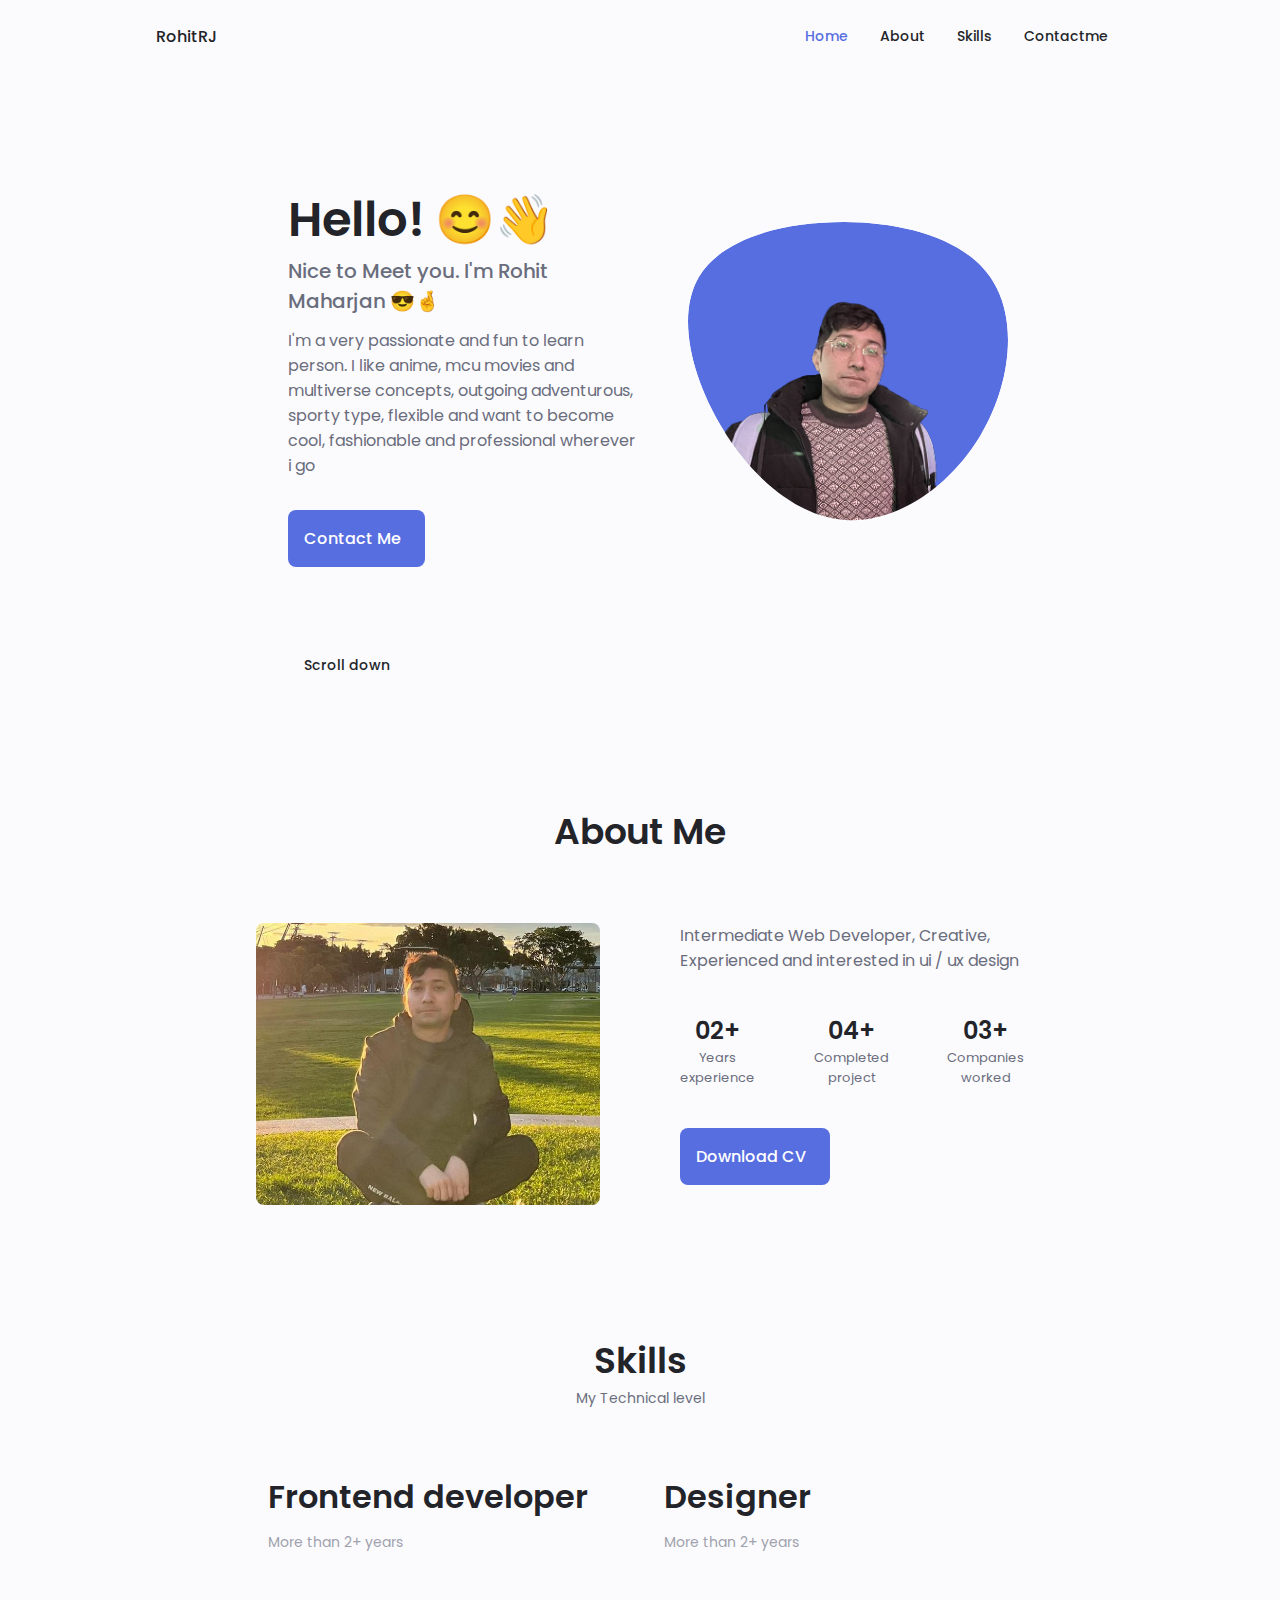
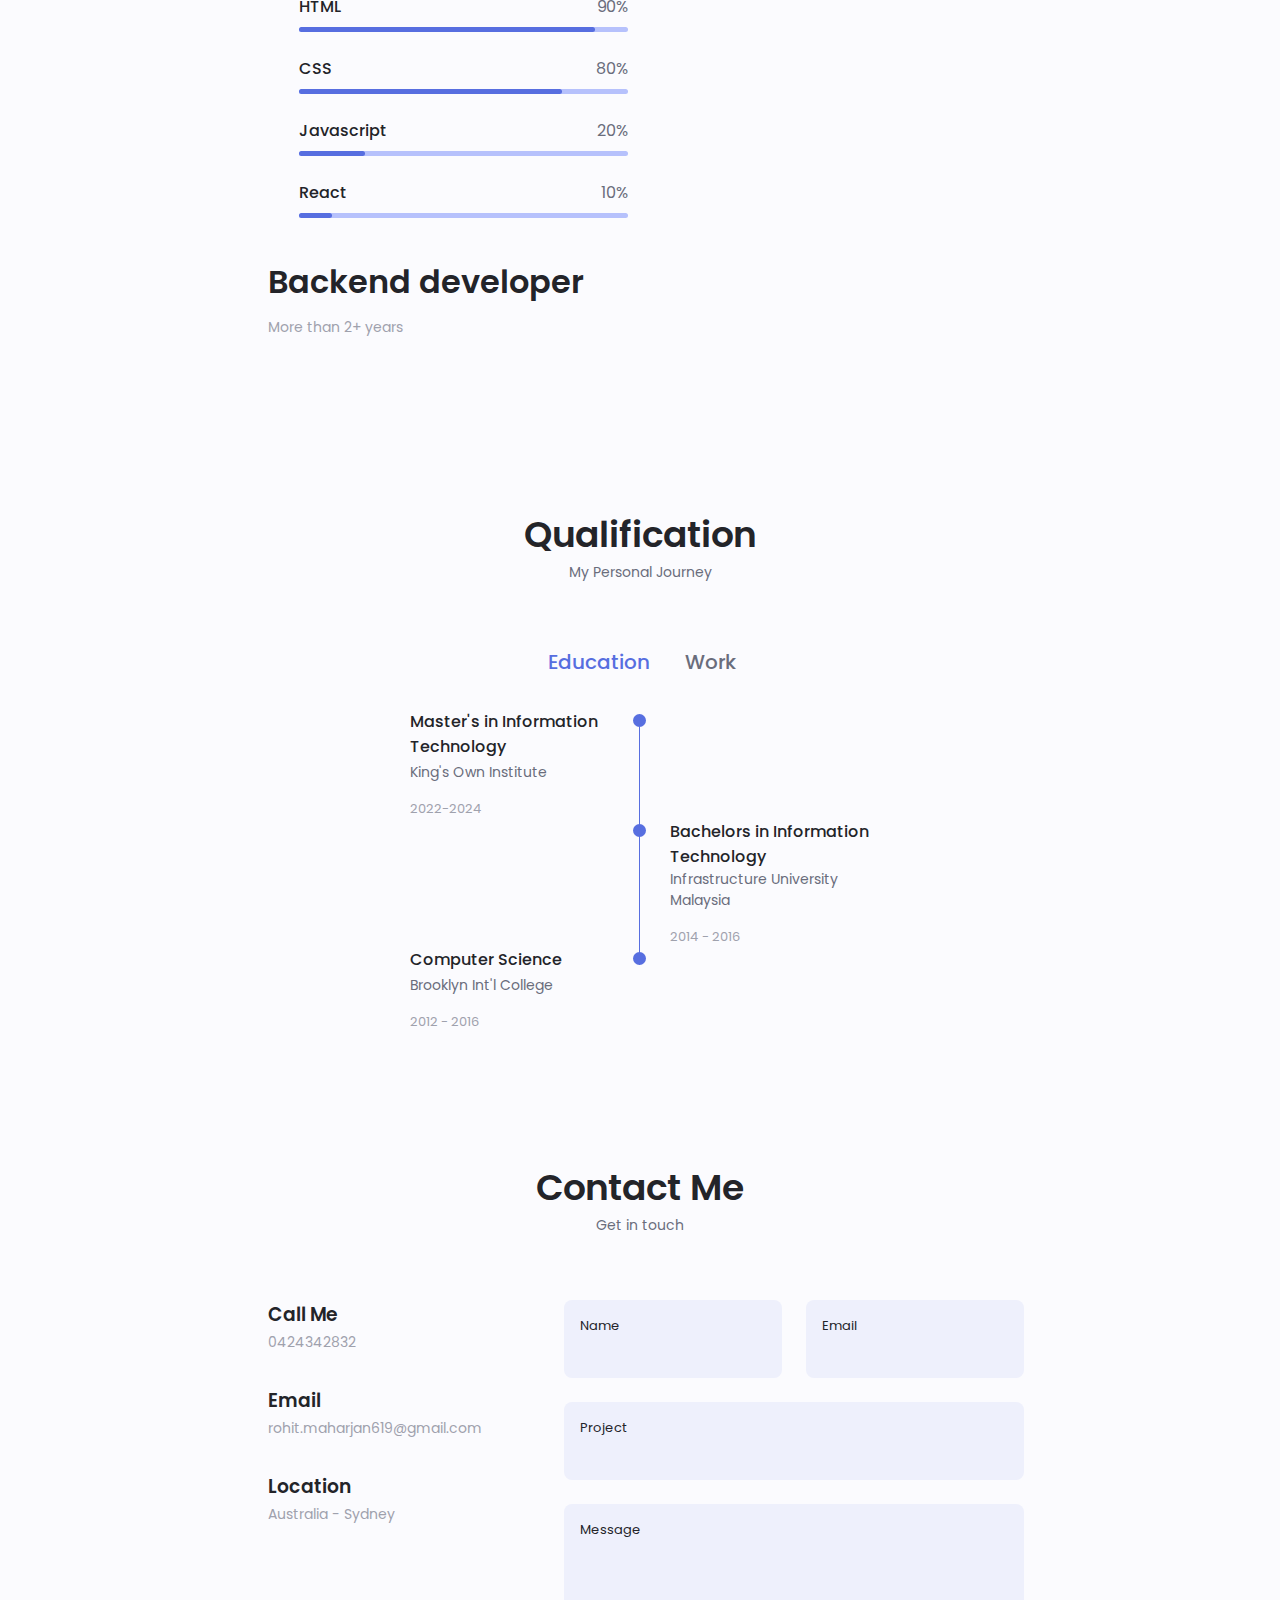
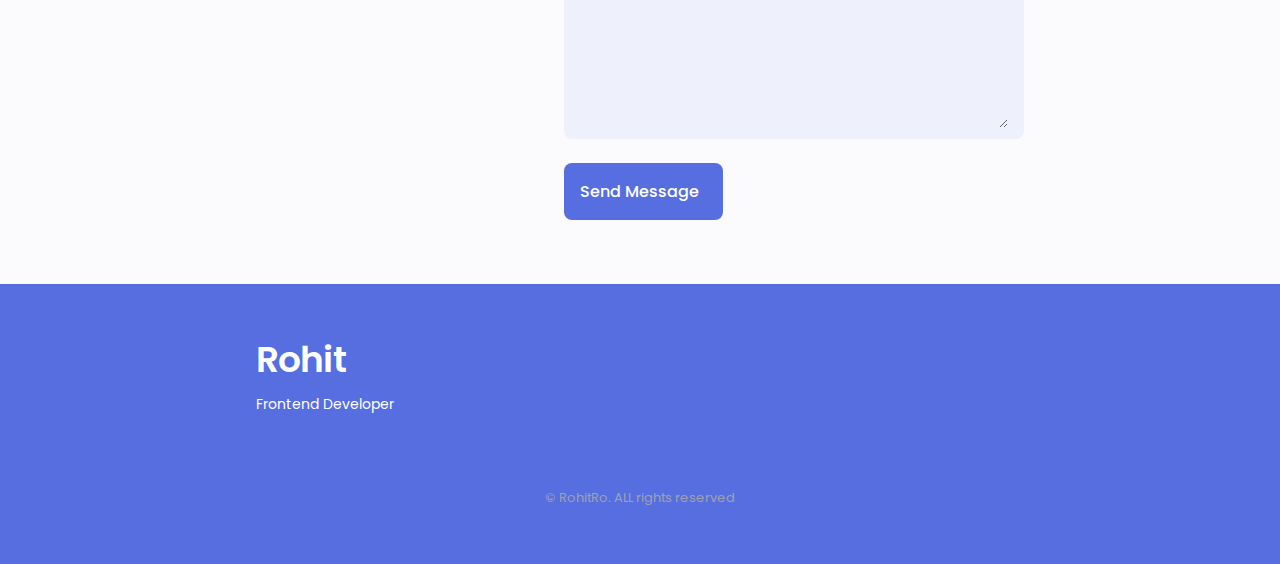
<file: index.html>
<!DOCTYPE html>
    <html lang="en">
    <head>
        <meta charset="UTF-8">
        <meta name="viewport" content="width=device-width, initial-scale=1.0">

        <!--==================== UNICONS ====================-->
        <link rel="stylesheet" href="https://unicons.iconscout.com/release/v4.0.0/css/line.css">
        
        <!--==================== SWIPER CSS ====================-->
        <link rel="stylesheet" href="swiper-bundle.min.css">
        
        <!--==================== CSS ====================-->
        <link rel="stylesheet" href="styles.css">

        <title>Responsive Portfolio Website</title>
    </head>
    <body>
        <!--==================== HEADER ====================-->
        <header class="header" id="header">
            <nav class="nav container">
                <a href="#" class="nav__logo">RohitRJ</a>
                <div class="nav__menu" id="nav-menu">
                    <ul class="nav__list grid">
                        <li class="nav__item">
                            <a href="#home" class="nav__link active-link">
                                <i class="uil uil-estate nav__icon"></i> Home
                            </a>
                        </li>
                        <li class="nav__item">
                            <a href="#about" class="nav__link">
                                <i class="uil uil-user nav__icon"></i> About
                            </a>
                        </li>
                        <li class="nav__item">
                            <a href="#skills" class="nav__link">
                                <i class="uil uil-file-alt nav__icon"></i> Skills
                            </a>
                        </li>
                        <li class="nav__item">
                            <a href="#contact" class="nav__link">
                                <i class="uil uil-message nav__icon"></i> Contactme
                            </a>
                        </li>
                    </ul>
                    <i class="uil uil-times nav__close" id="nav-close"></i>
                </div>

                <div class="nav__btns">
                    <!-- Theme change button -->
                    <i class="uil uil-moon change-theme" id="theme-button"></i>

                     <div class="nav__toggle" id="nav-toggle">
                        <i class="uil uil-apps"></i>
                     </div>
                </div>
            </nav>
        </header>

        <!--==================== MAIN ====================-->
        <main class="main">
            <!--==================== HOME ====================-->
            <section class="home section" id="home">
                <div class="home__container container grid">
                    <div class="home__content grid">
                        <div class="home__social">
                            <a href="https://www.linkedin.com/in/rohit-maharjan-190657133/" target="_blank" class="home__social-icon">
                                <i class="uil uil-linkedin-alt"></i>
                            </a>
                            <a href="https://www.instagram.com/rohit_mj__/" target="_blank" class="home__social-icon">
                                <i class="uil uil-instagram"></i>
                            </a>
                            <a href="https://github.com/rohitmj" target="_blank" class="home__social-icon">
                                <i class="uil uil-github-alt"></i>
                            </a>
                        </div>

                        <div class="home__img">
                            <svg class="home__blob" viewBox="0 0 200 187" xmlns="http://www.w3.org/2000/svg" xmlns:xlink="http://www.w3.org/1999/xlink">
                                <mask id="mask0" mask-type="alpha">
                                    <path d="M190.312 36.4879C206.582 62.1187 201.309 102.826 182.328 134.186C163.346 165.547 
                                    130.807 187.559 100.226 186.353C69.6454 185.297 41.0228 161.023 21.7403 129.362C2.45775 
                                    97.8511 -7.48481 59.1033 6.67581 34.5279C20.9871 10.1032 59.7028 -0.149132 97.9666 
                                    0.00163737C136.23 0.303176 174.193 10.857 190.312 36.4879Z"/>
                                </mask>
                                <g mask="url(#mask0)">
                                    <path d="M190.312 36.4879C206.582 62.1187 201.309 102.826 182.328 134.186C163.346 
                                    165.547 130.807 187.559 100.226 186.353C69.6454 185.297 41.0228 161.023 21.7403 
                                    129.362C2.45775 97.8511 -7.48481 59.1033 6.67581 34.5279C20.9871 10.1032 59.7028 
                                    -0.149132 97.9666 0.00163737C136.23 0.303176 174.193 10.857 190.312 36.4879Z"/>

                                    <image class="home__blob-img" x='12' y='40' xlink:href="gimg.png"/>
                                </g>
                            </svg>
                            
                        </div>

                        <div class="home__data">
                            <h1 class="home__title">Hello! 😊👋</h1>
                            <h3 class="home__subtitle">Nice to Meet you. I'm Rohit Maharjan 😎🤞</h3>
                            <p class="home__description">I'm a very passionate and fun to learn person. 
                                I like anime, mcu movies and multiverse concepts, outgoing adventurous, sporty type, 
                                flexible and want to become cool, fashionable and professional wherever i go </p>
                            <a href="#contact" class="button button--flex">
                                Contact Me <i class="uil uil-message button__icon"></i>
                            </a>
                        </div>
                    </div>

                    <div class="home__scroll">
                        <a href="#about" class="home__scroll-button button--flex">
                            <i class="uil uil-mouse-alt home__scroll-mouse"></i>
                            <span class="home__scroll-name">Scroll down</span>
                            <i class="uil uil-arrow-down home__scroll-arrow"></i>
                        </a>
                    </div>
                </div>
            </section>

            <!--==================== ABOUT ====================-->
            <section class="about section" id="about">
                <h2 class="section__title">About Me</h2>
                <span class="section__subtitle"></span>

                <div class="about__container container grid">
                    <img src="wimg.jpg" alt="" class="about__img">

                    <div class="about__data">
                        <p class="about__description"> Intermediate Web Developer, Creative, Experienced and interested in ui / ux design
                        </p>

                        <div class="about__info">
                            <div>
                                <span class="about__info-title">02+</span>
                                <span class="about__info-name">Years <br> experience </span>
                            </div>
                            <div>
                                <span class="about__info-title">04+</span>
                                <span class="about__info-name">Completed <br> project </span>
                            </div>
                            <div>
                                <span class="about__info-title">03+</span>
                                <span class="about__info-name">Companies <br> worked </span>
                            </div>
                        </div>

                        <div class="about__buttons">
                            <a download="" href="resume.pdf" class="button button--flex">
                                Download CV<i class="uil uil-download-alt button__icon"></i>
                            </a>
                        </div>
                    </div>
                </div>
            </section>

            <!--==================== SKILLS ====================-->
            <section class="skills section" id="skills">
                <h2 class="section__title">Skills</h2>
                <span class="section__subtitle">My Technical level</span>

                <div class="skills__container container grid">
                    <div>
                        <!--==================== SKILLS 1 ====================-->
                        <div class="skills__content skills__open">
                            <div class="skills__header">
                                <i class="uil uil-brackets-curly skills__icon"></i>

                                <div>
                                    <h1 class="skills__titles">Frontend developer</h1>
                                    <span class="skills__subtitle">More than 2+ years</span>
                                </div>

                                <i class="uil uil-angle-down skills__arrow"></i>
                            </div>

                            <div class="skills__list grid">
                                <div class="skills__data">
                                    <div class="skills__titles">
                                        <h3 class="skills__name">HTML</h3>
                                        <span class="skills__number">90%</span>
                                    </div>
                                    <div class="skills__bar">
                                        <span class="skills__percentage skills__html"></span>
                                    </div>
                                </div>
                                <div class="skills__data">
                                    <div class="skills__titles">
                                        <h3 class="skills__name">CSS</h3>
                                        <span class="skills__number">80%</span>
                                    </div>
                                    <div class="skills__bar">
                                        <span class="skills__percentage skills__css"></span>
                                    </div>
                                </div>
                                <div class="skills__data">
                                    <div class="skills__titles">
                                        <h3 class="skills__name">Javascript</h3>
                                        <span class="skills__number">20%</span>
                                    </div>
                                    <div class="skills__bar">
                                        <span class="skills__percentage skills__js"></span>
                                    </div>
                                </div>
                                <div class="skills__data">
                                    <div class="skills__titles">
                                        <h3 class="skills__name">React</h3>
                                        <span class="skills__number">10%</span>
                                    </div>
                                    <div class="skills__bar">
                                        <span class="skills__percentage skills__react"></span>
                                    </div>
                                </div>
                            </div>
                        </div>
                        <!--==================== SKILLS 2 ====================-->
                        <div class="skills__content skills__close">
                            <div class="skills__header">
                                <i class="uil uil-server-network skills__icon"></i>

                                <div>
                                    <h1 class="skills__titles">Backend developer</h1>
                                    <span class="skills__subtitle">More than 2+ years</span>
                                </div>

                                <i class="uil uil-angle-down skills__arrow"></i>
                            </div>

                            <div class="skills__list grid">
                                <div class="skills__data">
                                    <div class="skills__titles">
                                        <h3 class="skills__name">PHP</h3>
                                        <span class="skills__number">80%</span>
                                    </div>
                                    <div class="skills__bar">
                                        <span class="skills__percentage skills__php"></span>
                                    </div>
                                </div>
                                <div class="skills__data">
                                    <div class="skills__titles">
                                        <h3 class="skills__name">Node Js</h3>
                                        <span class="skills__number">20%</span>
                                    </div>
                                    <div class="skills__bar">
                                        <span class="skills__percentage skills__node"></span>
                                    </div>
                                </div>
                                <div class="skills__data">
                                    <div class="skills__titles">
                                        <h3 class="skills__name">Firebase</h3>
                                        <span class="skills__number">20%</span>
                                    </div>
                                    <div class="skills__bar">
                                        <span class="skills__percentage skills__firebase"></span>
                                    </div>
                                </div>
                                <div class="skills__data">
                                    <div class="skills__titles">
                                        <h3 class="skills__name">Python</h3>
                                        <span class="skills__number">90%</span>
                                    </div>
                                    <div class="skills__bar">
                                        <span class="skills__percentage skills__python"></span>
                                    </div>
                                </div>
                            </div>
                        </div>

                    </div>

                    <div>
                        <!--==================== SKILLS 3 ====================-->
                        <div class="skills__content skills__close">
                            <div class="skills__header">
                                <i class="uil uil-swatchbook skills__icon"></i>

                                <div>
                                    <h1 class="skills__titles">Designer</h1>
                                    <span class="skills__subtitle">More than 2+ years</span>
                                </div>

                                <i class="uil uil-angle-down skills__arrow"></i>
                            </div>

                            <div class="skills__list grid">
                                <div class="skills__data">
                                    <div class="skills__titles">
                                        <h3 class="skills__name">Canva</h3>
                                        <span class="skills__number">90%</span>
                                    </div>
                                    <div class="skills__bar">
                                        <span class="skills__percentage skills__figma"></span>
                                    </div>
                                </div>
                                <div class="skills__data">
                                    <div class="skills__titles">
                                        <h3 class="skills__name">Figma</h3>
                                        <span class="skills__number">50%</span>
                                    </div>
                                    <div class="skills__bar">
                                        <span class="skills__percentage skills__sketch"></span>
                                    </div>
                                </div>
                                <div class="skills__data">
                                    <div class="skills__titles">
                                        <h3 class="skills__name">Photoshop</h3>
                                        <span class="skills__number">60%</span>
                                    </div>
                                    <div class="skills__bar">
                                        <span class="skills__percentage skills__photoshop"></span>
                                    </div>
                                </div>
                               </div>
                        </div>
                    </div>
                </div>
            </section>

            <!--==================== QUALIFICATION ====================-->
            <section class="qualification section">
                <h2 class="section__title">Qualification</h2>
                <span class="section__subtitle">My Personal Journey</span>

                <div class="qualification__container container">
                    <div class="qualification__tabs">
                        <div class="qualification__button button--flex qualification__active" data-target='#education'>
                            <i class="uil uil-graduation-cap qualification__icon"></i>
                            Education
                        </div>

                        <div class="qualification__button button--flex" data-target='#work'>
                            <i class="uil uil-briefcase-alt qualification__icon"></i>
                            Work
                        </div>
                    </div>
                    <div class="qualification__sections">
                        <!--==================== QUALIFICATION CONTENT 1 ====================-->
                        <div class="qualification__content qualification__active" data-content id="education" >
                            <!--==================== QUALIFICATION 1 ====================-->
                            <div class="qualification__data">
                                <div>
                                    <h3 class="qualification__title">Master's in Information Technology</h3>
                                    <span class="qualification__subtitle">King's Own Institute</span>
                                    <div class="qualification__calendar">
                                        <i class="uil uil-calendar-alt"></i>
                                        2022-2024
                                    </div>
                                </div>

                                <div>
                                    <span class="qualification__rounder"></span>
                                    <span class="qualification__line"></span>
                                </div>
                            </div>
                            <!--==================== QUALIFICATION 2 ====================-->
                            <div class="qualification__data">
                                <div></div>

                                <div>
                                    <span class="qualification__rounder"></span>
                                    <span class="qualification__line"></span>
                                </div>

                                <div>
                                    <h3 class="qualification__title">Bachelors in Information Technology</h3>
                                    <span class="qualification__subtitle">Infrastructure University Malaysia</span>
                                    <div class="qualification__calendar">
                                        <i class="uil uil-calendar-alt"></i>
                                        2014 - 2016
                                    </div>
                                </div>   
                            </div>

                            <!--==================== QUALIFICATION 3 ====================-->
                            <div class="qualification__data">
                                <div>
                                    <h3 class="qualification__title">Computer Science</h3>
                                    <span class="qualification__subtitle">Brooklyn Int'l College</span>
                                    <div class="qualification__calendar">
                                        <i class="uil uil-calendar-alt"></i>
                                        2012 - 2016
                                    </div>
                                </div>

                                <div>
                                    <span class="qualification__rounder"></span>
                                    
                                </div>
                            </div>


                        </div>

                        <!--==================== QUALIFICATION CONTENT 2 ====================-->
                        <div class="qualification__content" data-content id="work">
                            <!--==================== QUALIFICATION 1 ====================-->
                            <div class="qualification__data">
                                <div>
                                    <h3 class="qualification__title">Front-End Developer</h3>
                                    <span class="qualification__subtitle">Trioplus Technologies</span>
                                    <div class="qualification__calendar">
                                        <i class="uil uil-calendar-alt"></i>
                                        Nov 2019 – Feb 2022
                                    </div>
                                </div>

                                <div>
                                    <span class="qualification__rounder"></span>
                                    <span class="qualification__line"></span>
                                </div>
                            </div>
                            <!--==================== QUALIFICATION 2 ====================-->
                            <div class="qualification__data">
                                <div></div>

                                <div>
                                    <span class="qualification__rounder"></span>
                                    <span class="qualification__line"></span>
                                </div>

                                <div>
                                    <h3 class="qualification__title">3D Compositor</h3>
                                    <span class="qualification__subtitle">Incessant Rain Animation Studios</span>
                                    <div class="qualification__calendar">
                                        <i class="uil uil-calendar-alt"></i>
                                        Feb 2019 – Nov 2019
                                    </div>
                                </div>   
                            </div>

                            <!--==================== QUALIFICATION 3 ====================-->
                            <div class="qualification__data">
                                <div>
                                    <h3 class="qualification__title">Marketing Manager</h3>
                                    <span class="qualification__subtitle">Whitehat Engineering</span>
                                    <div class="qualification__calendar">
                                        <i class="uil uil-calendar-alt"></i>
                                        Mar 2019 – Aug 2019
                                    </div>
                                </div>

                                <div>
                                    <span class="qualification__rounder"></span>
                                    <!-- <span class="qualification__line"></span> -->
                                </div>
                            </div>
                        </div>
                    </div>
                </div>
            </section>

            <!--==================== CONTACT ME ====================-->
            <section class="contact section" id="contact">
                <h2 class="section__title">Contact Me</h2>
                <span class="section__subtitle">Get in touch</span>

                <div class="contact__container container grid">
                    <div>
                        <div class="contact__information">
                            <i class="uil uil-phone contact__icon"></i>

                            <div>
                                <h3 class="contact__title">Call Me</h3>
                                <span class="contact__subtitle">0424342832</span>
                            </div>
                        
                        </div>


                        <div class="contact__information">
                            <i class="uil uil-envelope contact__icon"></i>

                            <div>
                                <h3 class="contact__title">Email</h3>
                                <span class="contact__subtitle">rohit.maharjan619@gmail.com</span>
                            </div>
                        
                        </div>


                        <div class="contact__information">
                            <i class="uil uil-map-marker contact__icon"></i>

                            <div>
                                <h3 class="contact__title">Location</h3>
                                <span class="contact__subtitle">Australia - Sydney</span>
                            </div>
                        
                        </div>
                    </div>

                    <form action="" class="contact__form grid">
                        <div class="contact__inputs grid">
                            <div class="contact__content">
                                <label for="" class="contact__label">Name</label>
                                <input type="text" class="contact__input">
                            </div>
                            <div class="contact__content">
                                <label for="" class="contact__label">Email</label>
                                <input type="email" class="contact__input">
                            </div>
                        </div>
                        <div class="contact__content">
                            <label for="" class="contact__label">Project</label>
                            <input type="text" class="contact__input">
                        </div>
                        <div class="contact__content">
                            <label for="" class="contact__label">Message</label>
                            <textarea name="" id="" cols="0" rows="7" class="contact__input"></textarea>
                        </div>

                        <div>
                            <a href="#" class="button button--flex">
                                Send Message
                                <i class="uil uil-message button__icon">
                                    
                                </i>
                            </a>
                        </div>

                    </form>
                </div>
            </section>
        </main>

        <!--==================== FOOTER ====================-->
        <footer class="footer">
            <div class="footer__bg">
                <div class="footer__container container grid">
                    <div>
                        <h1 class="footer__title">Rohit</h1>
                        <span class="footer__subtitle">Frontend Developer</span>
                    </div>

                    <div class="footer__socials">
                        <a href="https://www.facebook.com/rohit.mj.7737" target="_blank" class="footer__social">
                            <i class="uil uil-facebook-f"></i>
                        </a>
                        <a href="https://www.instagram.com/rohit_mj__/" target="_blank" class="footer__social">
                            <i class="uil uil-instagram"></i>
                        </a>
                    </div>

                </div>

                <p class="footer__copy">&#169; RohitRo. ALL rights reserved</p>

            </div>
        </footer>
        
        <!--==================== SCROLL TOP ====================-->
        <a href="#" class="scrollup" id="scroll-up">
            <i class="uil uil-arrow-up scrollup__icon"></i>
        </a>

        <!--==================== SWIPER JS ====================-->
        <script src="swiper-bundle.min.js"></script>

        <!--==================== MAIN JS ====================-->
        <script src="main.js"></script>
    </body>
</html>
</file>
<file: styles.css>
/*==================== GOOGLE FONTS ====================*/
@import url('https://fonts.googleapis.com/css2?family=Poppins:wght@400;500;600&display=swap');

/*==================== VARIABLES CSS ====================*/
:root {
    --header-height: 3rem;

    /*========== Colors ==========*/
    /* Change favorite color */
    --hue-color: 230; /*Purple 250 - Green 142 - Blue 230 - Pink 340*/

    /* HSL color mode */
    --first-color: hsl(var(--hue-color), 69%, 61%);
    --first-color-second: hsl(var(--hue-color), 69%, 61%);
    --first-color-alt: hsl(var(--hue-color), 57%, 53%);
    --first-color-lighter: hsl(var(--hue-color), 92%, 85%);
    --title-color: hsl(var(--hue-color), 8%, 15%);
    --text-color: hsl(var(--hue-color), 8%, 45%);
    --text-color-light: hsl(var(--hue-color), 8%, 65%);
    --input-color: hsl(var(--hue-color), 70%, 96%);
    --body-color: hsl(var(--hue-color), 60%, 99%);
    --container-color: #fff;
    --scroll-bar-color: hsl(var(--hue-color), 12%, 90%);
    --scroll-thumb-color: hsl(var(--hue-color), 12%, 80%);

    /*========== Font and typography ==========*/
    --body-font: 'Poppins', sans-serif;

    /* .5rem = 8px, 1rem = 16px, 1.5rem = 24px ... */
    --big-font-size: 2rem;
    --h1-font-size: 1.5rem;
    --h2-font-size: 1.25rem;
    --h3-font-size: 1.125rem;
    --normal-font-size: .938rem;
    --small-font-size: .813rem;
    --smaller-font-size: .75rem;

    /*========== Font weight ==========*/
    --font-medium: 500;
    --font-semi-bold: 600;

    /*========== Margenes Bottom ==========*/
    /* .25rem = 4px, .5rem = 8px, .75rem = 12px ... */
    --mb-0-25: .25rem;
    --mb-0-5: .5rem;
    --mb-0-75: .75rem;
    --mb-1: 1rem;
    --mb-1-5: 1.5rem;
    --mb-2: 2rem;
    --mb-2-5: 2.5rem;
    --mb-3: 3rem;

    /*========== z index ==========*/
    --z-tooltip: 10;
    --z-fixed: 100;
    --z-modal: 1000;
}

/* Font size for large devices */
@media screen and (min-width: 968px) {
    :root {
        --big-font-size: 3rem;
        --h1-font-size: 2.25rem;
        --h2-font-size: 1.5rem;
        --h3-font-size: 1.25rem;
        --normal-font-size: 1rem;
        --small-font-size: .875rem;
        --smaller-font-size: .813rem;
    }
}

/*========== Variables Dark theme ==========*/
body.dark-theme{
  /* HSL color mode */
  --first-color-second: hsl(var(--hue-color), 30%, 8%);
  --title-color: hsl(var(--hue-color), 8%, 95%);
  --text-color: hsl(var(--hue-color), 8%, 75%);
  --input-color: hsl(var(--hue-color), 29%, 16%);
  --body-color: hsl(var(--hue-color), 28%, 12%);
  --container-color: hsl(var(--hue-color), 29%, 16%);
  --scroll-bar-color: hsl(var(--hue-color), 12%, 48%);
  --scroll-thumb-color: hsl(var(--hue-color), 12%, 36%);

}

/*========== Button Dark/Light ==========*/
.nav__btns{
  display: flex;
  align-items: center;
}

.change-theme{
  font-size: 1.25rem;
  color: var(--title-color);
  margin-right: var(--mb-1);
  cursor: pointer;
}

.change-theme:hover{
  color: var(--first-color);
}

/*==================== BASE ====================*/
* {
  box-sizing: border-box;
  padding: 0;
  margin: 0;
}

html {
  scroll-behavior: smooth;
}

body {
  margin: 0 0 var(--header-height) 0;
  font-family: var(--body-font);
  font-size: var(--normal-font-size);
  background-color: var(--body-color);
  color: var(--text-color);
}

h1, h2, h3, h4 {
  color: var(--title-color);
  font-weight: var(--font-semi-bold);
}

ul {
  list-style: none;
}

a {
  text-decoration: none;
}

img {
  max-width: 100%;
  height: auto;
}

/*==================== REUSABLE CSS CLASSES ====================*/
.section {
  padding: 2rem 0 4rem;
}

.section__title {
  font-size: var(--h1-font-size);
  
}

.section__subtitle {
  display: block;
  font-size: var(--small-font-size);
  margin-bottom: var(--mb-3);
}

.section__title, 
.section__subtitle {
  text-align: center;
}

/*==================== LAYOUT ====================*/
.container {
  max-width: 768px;
  margin-left: var(--mb-1-5);
  margin-right: var(--mb-1-5);
}

.grid {
  display: grid;
  gap: 1.5rem;
}

.header {
  width: 100%;
  position: fixed;
  bottom: 0;
  left: 0;
  z-index: var(--z-fixed);
  background-color: var(--body-color);
}

/*==================== NAV ====================*/
.nav{
  max-width: 968px;
  height: var(--header-height);
  display: flex;
  justify-content: space-between;
  align-items: center;
}

.nav__logo,
.nav__toggle{
  color: var(--title-color);
  font-weight: var(--font-medium);
}

.nav__logo:hover{
  color: var(--first-color);
}

.nav__toggle{
  font-size: 1.1rem;
  cursor: pointer;
}

.nav__toggle:hover{
  color: var(--first-color);
}

@media screen and (max-width: 767px){
  .nav__menu{
    position: fixed;
    bottom: -100%;
    left: 0%;
    width: 100%;
    background-color: var(--body-color);
    padding: 2rem 1.5rem 4rem;
    box-shadow: 0 -1px 4px rgba(0,0,0,.15);
    border-radius: 1.5rem 1.5rem 0 0;
    transition: .3s;
  }
}

.nav__list{
    grid-template-columns: repeat(3, 1fr);
    gap: 2rem;
}

.nav__link{
  display: flex;
  flex-direction: column;
  align-items: center;
  font-size: var(--small-font-size);
  color: var(--title-color);
  font-weight: var(--font-medium);
}

.nav__link:hover{
  color: var(--first-color);
}

.nav__icon{
  font-size: 1.2rem;
}

.nav__close{
  position: absolute;
  right: 1.3rem;
  bottom: 0.5rem;
  font-size: 1.5rem;
  cursor: pointer;
  color: var(--first-color);
}

.nav__close:hover{
  color: var(--first-color-alt);
}

/* show menu */
.show-menu{
  bottom: 0;
}

/* Active link */
.active-link{
  color: var(--first-color);
}

/* Change background header */
.scroll-header{
  box-shadow: 0 -1px 4px rgba(0,0,0,.15);
}

/*==================== HOME ====================*/
.home__container{
  gap: 1rem;
}

.home__content{
  grid-template-columns: .5fr 3fr;
  padding-top: 3.5rem;
  align-items: center;
}

.home__social{
  display: grid;
  grid-template-columns: max-content;
  row-gap: 1rem;
}

.home__social-icon{
  font-size: 1.25rem;
  color: var(--first-color);
}

.home__social-icon:hover{
  color: var(--first-color-alt);
}

.home__blob{
  width: 200px;
  fill: var(--first-color);
}

.home__blob-img{
  width: 170px;
}

.home__data{
  grid-column: 1/3;
}

.home__title{
  font-size: var(--big-font-size);
}

.home__subtitle{
  font-size: var(--h3-font-size);
  color: var(--text-color);
  font-weight: var(--font-medium);
  margin-bottom: var(--mb-0-75);
}

.home__description{
  margin-bottom: var(--mb-2);
}

.home__scroll{
   display: none;
}

.home__scroll-button{
  color: var(--first-color);
  transition: .3s;
}

.home__scroll-button:hover{
  transform: translateY(.25rem);
}

.home__scroll-mouse{
  font-size: 2rem;
}

.home__scroll-name{
  font-size: var(--small-font-size);
  color: var(--title-color);
  font-weight: var(--font-medium);
  margin-right: var(--mb-0-25);
}

.home__scroll-arrow{
  font-size: 1.25rem;
}


/*==================== BUTTONS ====================*/
.button{
  display: inline-block;
  background-color: var(--first-color);
  color: #fff;
  padding: 1rem;
  border-radius: .5rem;
  font-weight: var(--font-medium);
}

.button:hover{
  background-color: var(--first-color-alt);
}

.button__icon{
  font-size: 1.25rem;
  margin-left: var(--mb-0-5);
  transition: .3s;
}

.button--white{
  background-color: #FFF;
  color: var(--first-color);
}

.button--white:hover{
  background-color: #FFF;
}

.button--flex{
  display: inline-flex;
  align-items: center;
}

.button--small{
  padding: .75rem 1rem;
}

.button--link{
  padding: 0;
  background-color: transparent;
  color: var(--first-color);
}

.button--link:hover{
  background-color: transparent;
  color: var(--first-color-alt);
}

/*==================== ABOUT ====================*/
.about__img{
  width: 200px;
  border-radius: .5rem;
  justify-self: center;
  align-self: center;
}

.about__description{
  text-align: center;
  margin-bottom: var(--mb-2-5);
}

.about__info{
  display: flex;
  justify-content: space-evenly;
  margin-bottom: var(--mb-2-5);
}

.about__info-title{
  font-size: var(--h2-font-size);
  font-weight: var(--font-semi-bold);
  color: var(--title-color);
}

.about__info-name{
  font-size: var(--smaller-font-size);
}

.about__info-title,
.about__info-name{
  display: block;
  text-align: center;
}

.about__buttons{
  display: flex;
  justify-content: center;
}

/*==================== SKILLS ====================*/
.skills__container{
  row-gap: 0;
}

.skills__header{
  display: flex;
  align-items: center;
  margin-bottom: var(--mb-2-5);
  cursor: pointer;
}

.skills__icon,
.skills__arrow{
  font-size: 2rem;
  color: var(--first-color);
}

.skills__icon{
  margin-right: var(--mb-0-75);
}

.skills__title{
  font-size: var(--h3-font-size);
}

.skills__subtitle{
  font-size: var(--small-font-size);
  color: var(--text-color-light);
}

.skills__arrow{
  margin-left: auto;
  transition: .4s;
}

.skills__list{
  row-gap: 1.5rem;
  padding-left: 2.7rem;
}

.skills__titles{
  display: flex;
  justify-content: space-between;
  margin-bottom: var(--mb-0-5);
}

.skills__name{
  font-size: var(--normal-font-size);
  font-weight: var(--font-medium);
}

.skills__bar,
.skills__percentage{
  height: 5px;
  border-radius: .25rem;
}

.skills__bar{
  background-color: var(--first-color-lighter);
}

.skills__percentage{
  display: block;
  background-color: var(--first-color);
}

.skills__html{
  width: 90%;
}
.skills__css{
  width: 80%;
}
.skills__js{
  width: 20%;
}
.skills__react{
  width: 10%;
}


.skills__php{
  width: 80%;
}
.skills__node{
  width: 20%;
}
.skills__firebase{
  width: 20%;
}
.skills__python{
  width: 90%;
}

.skills__figma{
  width: 90%;
}
.skills__sketch{
  width: 50%;
}
.skills__photoshop{
  width: 60%;
}

.skills__close .skills__list{
  height: 0;
  overflow: hidden;
}

.skills__open .skills__list{
  height: max-content;
  margin-bottom: var(--mb-2-5);
}

.skills__open .skills__arrow{
  transform: rotate(-180deg);
}
/*==================== QUALIFICATION ====================*/
.qualification__tabs{
  display: flex;
  justify-content: space-evenly;
  margin-bottom: var(--mb-2);
}

.qualification__button{
  font-size: var(--h3-font-size);
  font-weight: var(--font-medium);
  cursor: pointer;
}

.qualification__button:hover{
  color: var(--first-color);
}

.qualification__icon{
  font-size: 1.8rem;
  margin-right: var(--mb-0-25);
}

.qualification__data{
  display: grid;
  grid-template-columns: 1fr max-content 1fr;
  column-gap: 1.5rem;
}

.qualification__title{
  font-size: var(--normal-font-size);
  font-weight: var(--font-medium);
}

.qualification__subtitle{
  display: inline-block;
  font-size: var(--small-font-size);
  margin-bottom: var(--mb-1);
}

.qualification__calendar{
  font-size: var(--smaller-font-size);
  color: var(--text-color-light);
}

.qualification__rounder{
  display: inline-block;
  width: 13px;
  height: 13px;
  background-color: var(--first-color);
  border-radius: 50%;
}

.qualification__line{
  display: block;
  width: 1px;
  height: 100%;
  background-color: var(--first-color);
  transform: translate(6px, -7px);
}

.qualification [data-content]{
  display: none;
}

.qualification__active[data-content]{
  display: block;
}

.qualification__button.qualification__active{
  color: var(--first-color);
}

/*==================== SERVICES ====================*/
.services__container{
  gap: 1.5rem;
  grid-template-columns: repeat(2, 1fr);
}

.services__content{
  position: relative;
  background-color: var(--container-color);
  padding: 3.5rem .5rem 1.25rem 1.5rem;
  border-radius: .25rem;
  box-shadow: 0 2px 4px rgba(0,0,0,.15);
  transition: .3s;
}

.services__content:hover{
  box-shadow: 0 4px 8px rgba(0,0,0,.15);
}

.services__icon{
  display: block;
  font-size: 1.5rem;
  color: var(--first-color);
  margin-bottom: var(--mb-1);
}

.services__title{
  font-size: var(--h3-font-size);
  margin-bottom: var(--mb-1);
  font-weight: var(--font-medium);
}

.services__button{
  cursor: pointer;
  font-size: var(--small-font-size);
}

.services__button:hover .button__icon{
  transform: translateX(.25rem);
}

.services__modal{
  position: fixed;
  top: 0;
  left: 0;
  right: 0;
  bottom: 0;
  background-color: rgba(0,0,0,.5);
  display: flex;
  align-items: center;
  justify-content: center;
  padding: 0 1rem;
  z-index: var(--z-modal);
  opacity: 0; 
  visibility: hidden; 
  transition: .3s;

}

.services__modal-content{
  position: relative;
  background-color: var(--container-color);
  padding: 1.5rem;
  border-radius:  .5rem;
}

.services__modal-services{
  row-gap: 1rem;
}

.services__modal-service{
  display: flex;
}

.services__modal-title{
  font-size: var(--h3-font-size);
  font-weight: var(--font-medium);
  margin-bottom: var(--mb-1-5);
}

.services__modal-close{
  position: absolute;
  top: 1.5rem;
  right: 1rem;
  font-size: 1.5rem;
  color: var(--first-color);
  cursor: pointer;

}

.services__modal-icon{
  color: var(--first-color);
  margin-right: var(--mb-0-25);
}

/* Active Modal */
.active-modal{
  opacity: 1;
  visibility: visible;
}

/*==================== PORTFOLIO ====================*/
.portfolio__container{
  overflow: initial;
}

.portfolio__content{
  padding: 0 1.5rem;
}

.portfolio__img{
  width: 265px;
  border-radius: .5rem;
  justify-self: center;
}

.portfolio__title{
  font-size: var(--h3-font-size);
  margin-bottom: var(--mb-0-5);
}

.portfolio__description{
  margin-bottom: var(--mb-0-75);
}

.portfolio__button:hover .button__icon{
  transform: translateX(.25rem);
}

/*==================== PROJECT IN MIND ====================*/
.project{
  text-align:center;
}

.project__bg{
  background-color:var(--first-color-second);
  padding-top: 3rem;
}

.project__title{
  font-size: var(--h2-font-size);
  margin-bottom: var(--mb-0-75);
}

.project__description{
  margin-bottom: var(--mb-1-5);
}

.project__title,
.project__description{
  color: #FFF;
}

.project__img{
  width: 232px;
  justify-self: center;
}

/*==================== TESTIMONIAL ====================*/


/*==================== CONTACT ME ====================*/
.contact__container{
  row-gap: 3rem;
}

.contact__information{
  display: flex;
  margin-bottom: var(--mb-2);
}

.contact__icon{
  font-size: 2rem;
  color: var(--first-color);
  margin-right: var(--mb-0-75);
}

.contact__subtitle{
  font-size: var(--small-font-size);
  color: var(--text-color-light);
}

.contact__content{
  background-color: var(--input-color);
  border-radius: .5rem;
  padding: .75rem 1rem .25rem;
}

.contact__label{
  font-size: var(--smaller-font-size);
  color: var(--title-color);
}
.contact__input{
  width: 100%;
  background-color: var(--input-color);
  color: var(--text-color);
  font-family: var(--body-font);
  font-size: var(--normal-font-size);
  border: none;
  outline: none;
  padding: .25rem .5rem .5rem 0;
}



/*==================== FOOTER ====================*/
.footer{
  padding-top: 2rem;
}

.footer__container{
  row-gap: 3.5rem;
}

.footer__bg{
  background-color: var(--first-color-second);
  padding: 2rem 0 3rem;
}

.footer__title{
  font-size: var(--h1-font-size);
  margin-bottom: var(--mb-0-25);
}

.footer__subtitle{
  font-size: var(--small-font-size);
}

.footer__links{
  display: flex;
  flex-direction: column;
  row-gap: 1.5rem;
}

.footer__link:hover{
  color: var(--first-color-lighter);
}

.footer__social{
  font-size: 1.25rem;
  margin-right: var(--mb-1-5);
}

.footer__social:hover{
  color: var(--first-color-lighter);
}

.footer__copy{
  font-size: var(--smaller-font-size);
  text-align: center;
  color: var(--text-color-light);
  margin-top: var(--mb-3);
}

.footer__title,
.footer__subtitle,
.footer__link,
.footer__social{
  color: #FFF;
}

/*========== SCROLL UP ==========*/
.scrollup{
  position: fixed;
  right: 1rem;
  bottom: -20%;
  background-color: var(--first-color);
  opacity: .8;
  padding: 0 .3rem;
  border-radius: .4rem;
  z-index: var(--z-tooltip);
  transition: .4s;
}

.scrollup:hover{
  background-color: var(--first-color-alt);
}

.scrollup__icon{
  font-size: 1.5rem;
  color: #FFF;
}

/* Show scroll */
.show-scroll{
  bottom: 5rem;
}

/*========== SCROLL BAR ==========*/
::-webkit-scrollbar{
    width: .60rem;
    background-color: var(--scroll-bar-color);
    border-radius: .5rem;
}

::-webkit-scrollbar-thumb{
  background-color: var(--scroll-thumb-color);
  border-radius: .5rem;
}

::-webkit-scrollbar-thumb:hover{
  background-color: var(--text-color-light);
}
/*==================== MEDIA QUERIES ====================*/
/* For small devices */
@media screen and (max-width: 350px){
  .container{
    margin-left: var(--mb-1);
    margin-right: var(--mb-1);
  }

  .nav__menu{
    padding: 2rem .25rem 4rem;
  }

  .nav__list{
    column-gap: 0;
  }

  .home__content{
    grid-template-columns: .25fr 3fr;
  }
  .home__blob{
    width: 180px;
  }

  .skills__title{
    font-size: var(--normal-font-size);
  }

  .qualification__data{
    gap: .5rem;
  }

  .services__container{
    grid-template-columns: max-content;
    justify-content: center;
  }

  .services__content{
    padding-right: 3.5rem;
  }

  .services__modal{
    padding: 0 .5rem;
  }

  .project__img{
    width: 200px;
  }

  .testimonial__data,
  .testimonial__header{
    flex-direction: column;
    align-items: center;
  }
}

/* For medium devices */
@media screen and (min-width: 568px){
  .home__content{
    grid-template-columns: max-content 1fr 1fr;
  }
  .home__data{
    grid-column: initial;
  }
  .home__img{
    order: 1;
    justify-self: center;
  }

  .about__container,
  .skills__container,
  .portfolio__content,
  .project__container,
  .contact__container,
  .footer__container{
    grid-template-columns: repeat(2, 1fr);
  }

  .qualification__sections{
    display: grid;
    grid-template-columns: .6fr;
    justify-content: center;
  }
}

@media screen and (min-width: 768px){
  .container{
    margin-left: auto;
    margin-right: auto;
  }

  body{
    margin: 0;
  }

  .section{
    padding: 6rem 0 2rem;
  }
  .section__subtitle{
    margin-bottom: 4rem;
  }

  .header{
    top: 0;
    bottom: initial;
  }

  .header,
  .main,
  .footer__container{
    padding: 0 1rem;
  }

  .nav{
    height: calc(var(--header-height) + 1.5rem);
    column-gap: 1rem;
  }
  .nav__icon,
  .nav__close,
  .nav__toggle{
    display: none;
  }
  .nav__list{
    display: flex;
    column-gap: 2rem;
  }
  .nav__menu{
    margin-left: auto;
  }
  .change-theme{
    margin: 0;
  }

  .home__container{
    row-gap: 5rem;
  }
  .home__content{
    padding-top: 5.5rem;
    column-gap: 2rem;
  }
  .home__blob{
    width: 270px;
  }
  .home__scroll{
    display: block;
  }
  .home__scroll-button{
    margin-left: 3rem;
  }

  .about__container{
    column-gap: 5rem;
  }
  .about__img{
    width: 350px;
  }
  .about__description{
    text-align: initial;  
  }
  .about__info{
    justify-content: space-between;
  }
  .about__buttons{
    justify-content: initial;
  }
  .qualification__tabs{
    justify-content: center;
  }
  .qualification__button{
    margin: 0 var(--mb-1);
  }
  .qualification__section{
    grid-template-columns: .5fr;
  }
  
  .services__container{
    grid-template-columns: repeat(3, 218px);
    justify-content: center;
  }
  .services__icon{
    font-size: 2rem;
  }
  .services__content{
    padding: 6rem 0 2rem 2.5rem;
  }
  .services__modal-content{
    width: 450px;
  }

  .portfolio__img{
    width: 320px;
  }
  .portfoio__content{
    align-items: center;
  }
  
  .project{
    text-align: initial;
  }
  .project__bg{
    background: none;
  }
  .project__container{
    background-color: var(--first-color-second);
    border-radius: 1rem;
    padding: 3rem 2.5rem 0;
    grid-template-columns: 1fr max-content;
    column-gap: 3rem;
  }
  .project__data{
    padding-top: .8rem;
  }

  .footer__container{
    grid-template-columns: repeat(3, 1fr);
  }
  .footer__bg{
    padding: 3rem 0 3.5rem;
  }
  .footer__links{
    flex-direction: row;
    column-gap: 2rem;
  }
  .footer__socials{
    justify-self: flex-end;
  }
  .footer__copy{
    margin-top: 4.5rem;
  }
}

/* For large devices */
@media screen and (min-width: 1024px){
  .header,
  .main,
  .footer__container{
    padding: 0;
  }

  .home__blob{
    width: 320px;
  }
  .home__social{
    transform: translateX(-6rem);
  }

  .services__container{
    grid-template-columns: repeat(3, 238px);
  }

  .portfolio__content{
    column-gap: 5rem;
  }
  .swiper-portfolio-icon{
    font-size: 3.5rem;
  }

  .contact__form{
    width: 460px;
  }
  .contact__inputs{
    grid-template-columns: repeat(2, 1fr);
  }
}
</file>
